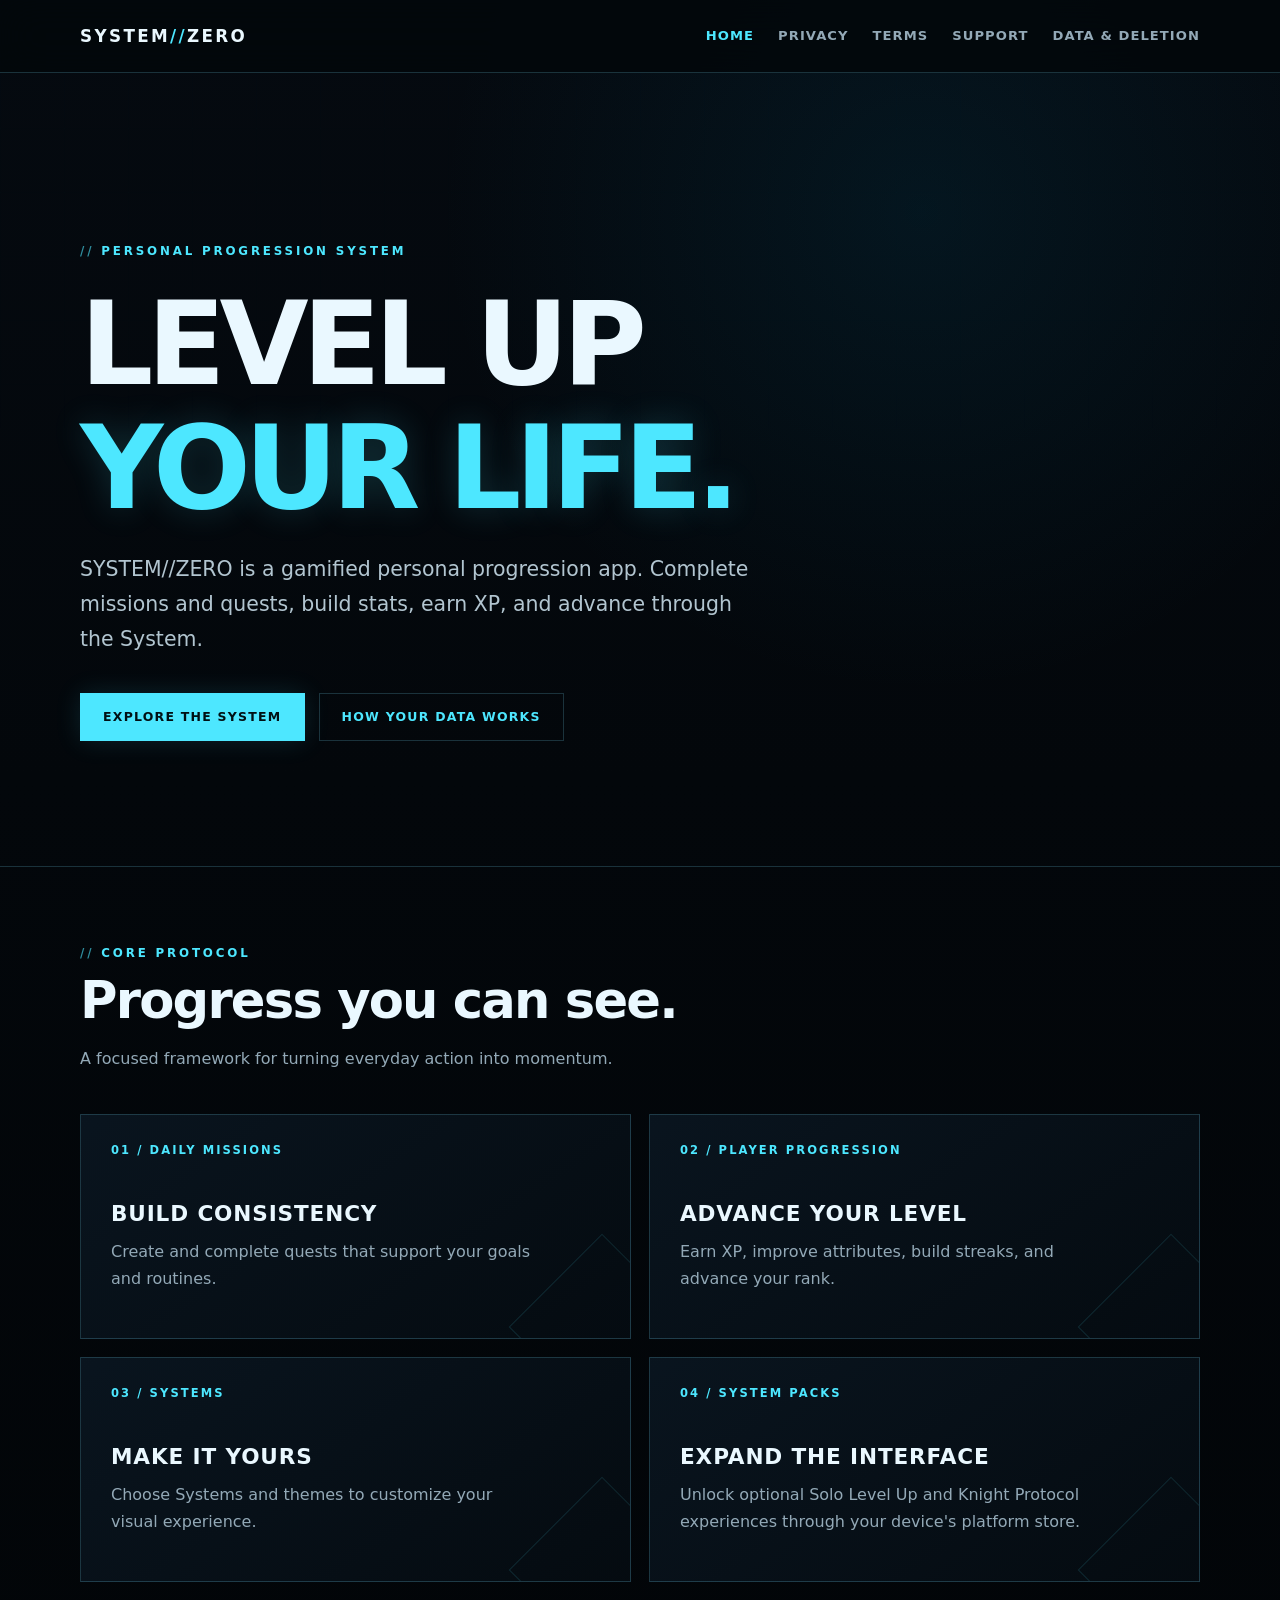
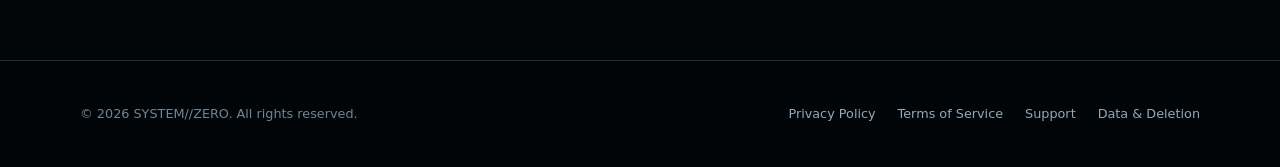
<file: index.html>
<!doctype html>
<html lang="en">
<head>
  <meta charset="utf-8">
  <meta name="viewport" content="width=device-width, initial-scale=1">
  <meta name="description" content="SYSTEM//ZERO is a gamified personal progression app for quests, goals, stats, and daily momentum.">
  <title>SYSTEM//ZERO — Level Up Your Life</title>
  <link rel="stylesheet" href="css/style.css">
</head>
<body>
  <header class="site-header"><nav class="nav wrap" aria-label="Primary navigation"><a class="brand" href="index.html">SYSTEM<span>//</span>ZERO</a><div class="nav-links"><a href="index.html" aria-current="page">Home</a><a href="privacy.html">Privacy</a><a href="terms.html">Terms</a><a href="support.html">Support</a><a href="delete-account.html">Data &amp; Deletion</a></div></nav></header>
  <main>
    <section class="hero wrap">
      <div class="eyebrow">Personal progression system</div>
      <h1>LEVEL UP<br><span class="accent">YOUR LIFE.</span></h1>
      <p class="hero-copy">SYSTEM//ZERO is a gamified personal progression app. Complete missions and quests, build stats, earn XP, and advance through the System.</p>
      <div class="hero-actions"><a class="button" href="#capabilities">Explore the System</a><a class="button secondary" href="privacy.html">How your data works</a></div>
    </section>
    <section class="section" id="capabilities"><div class="wrap">
      <div class="section-heading"><div class="section-id">Core protocol</div><h2>Progress you can see.</h2><p>A focused framework for turning everyday action into momentum.</p></div>
      <div class="feature-grid">
        <article class="card"><div class="card-number">01 / DAILY MISSIONS</div><h3>BUILD CONSISTENCY</h3><p>Create and complete quests that support your goals and routines.</p></article>
        <article class="card"><div class="card-number">02 / PLAYER PROGRESSION</div><h3>ADVANCE YOUR LEVEL</h3><p>Earn XP, improve attributes, build streaks, and advance your rank.</p></article>
        <article class="card"><div class="card-number">03 / SYSTEMS</div><h3>MAKE IT YOURS</h3><p>Choose Systems and themes to customize your visual experience.</p></article>
        <article class="card"><div class="card-number">04 / SYSTEM PACKS</div><h3>EXPAND THE INTERFACE</h3><p>Unlock optional Solo Level Up and Knight Protocol experiences through your device's platform store.</p></article>
      </div>
    </div></section>
  </main>
  <footer class="site-footer"><div class="footer-row wrap"><div class="copyright">© 2026 SYSTEM//ZERO. All rights reserved.</div><div class="footer-links"><a href="privacy.html">Privacy Policy</a><a href="terms.html">Terms of Service</a><a href="support.html">Support</a><a href="delete-account.html">Data &amp; Deletion</a></div></div></footer>
</body>
</html>
</file>
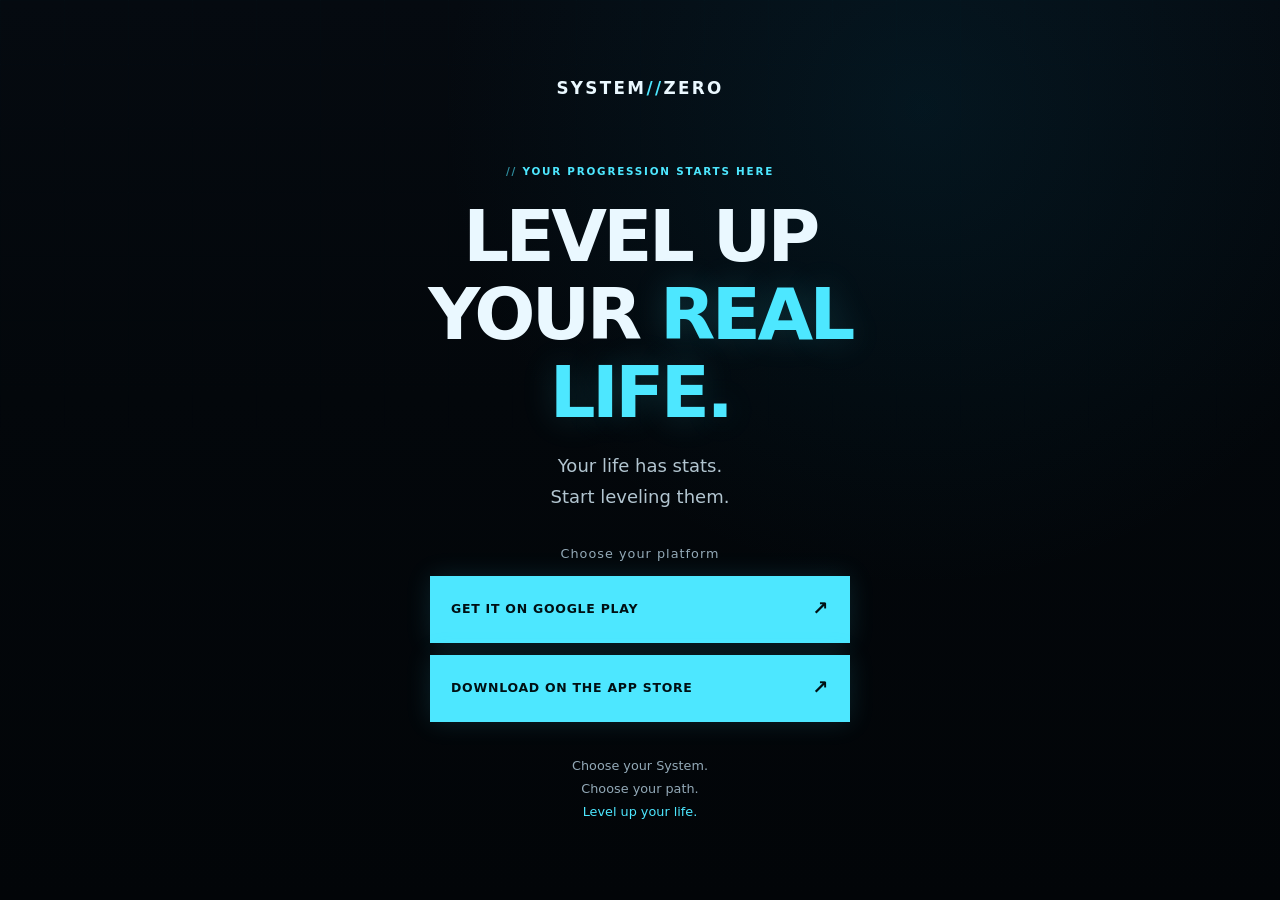
<file: download/index.html>
<!doctype html>
<html lang="en">
<head>
  <meta charset="utf-8">
  <meta name="viewport" content="width=device-width, initial-scale=1">
  <meta name="description" content="Level up your real life with SYSTEM//ZERO. Choose iOS or Android and download from the official App Store or Google Play.">
  <title>Download SYSTEM//ZERO — Level Up Your Real Life</title>
  <link rel="stylesheet" href="../css/style.css">
  <link rel="stylesheet" href="download.css">
  <script src="download.js" defer></script>
</head>
<body class="download-page">
  <main class="download-shell">
    <div class="brand" aria-label="SYSTEM ZERO">SYSTEM<span>//</span>ZERO</div>
    <section class="download-panel" aria-labelledby="download-title">
      <div class="eyebrow">Your progression starts here</div>
      <h1 id="download-title">LEVEL UP<br>YOUR <span class="accent">REAL LIFE.</span></h1>
      <p class="download-copy">Your life has stats.<br>Start leveling them.</p>
      <p class="platform-label" id="platform-label">Choose your platform</p>
      <div class="store-links" aria-labelledby="platform-label">
        <a class="button store-link" data-store="android" href="https://play.google.com/store/apps/details?id=com.bakul.thesystem&amp;pcampaignid=web_share" aria-label="Download SYSTEM ZERO on Google Play">GET IT ON GOOGLE PLAY<span aria-hidden="true">↗</span></a>
        <a class="button store-link" data-store="ios" href="https://apps.apple.com/nl/app/system-zero/id6801821275" aria-label="Download SYSTEM ZERO on the App Store">DOWNLOAD ON THE APP STORE<span aria-hidden="true">↗</span></a>
      </div>
    </section>
    <p class="download-signoff">Choose your System.<br>Choose your path.<br><span>Level up your life.</span></p>
  </main>
</body>
</html>
</file>
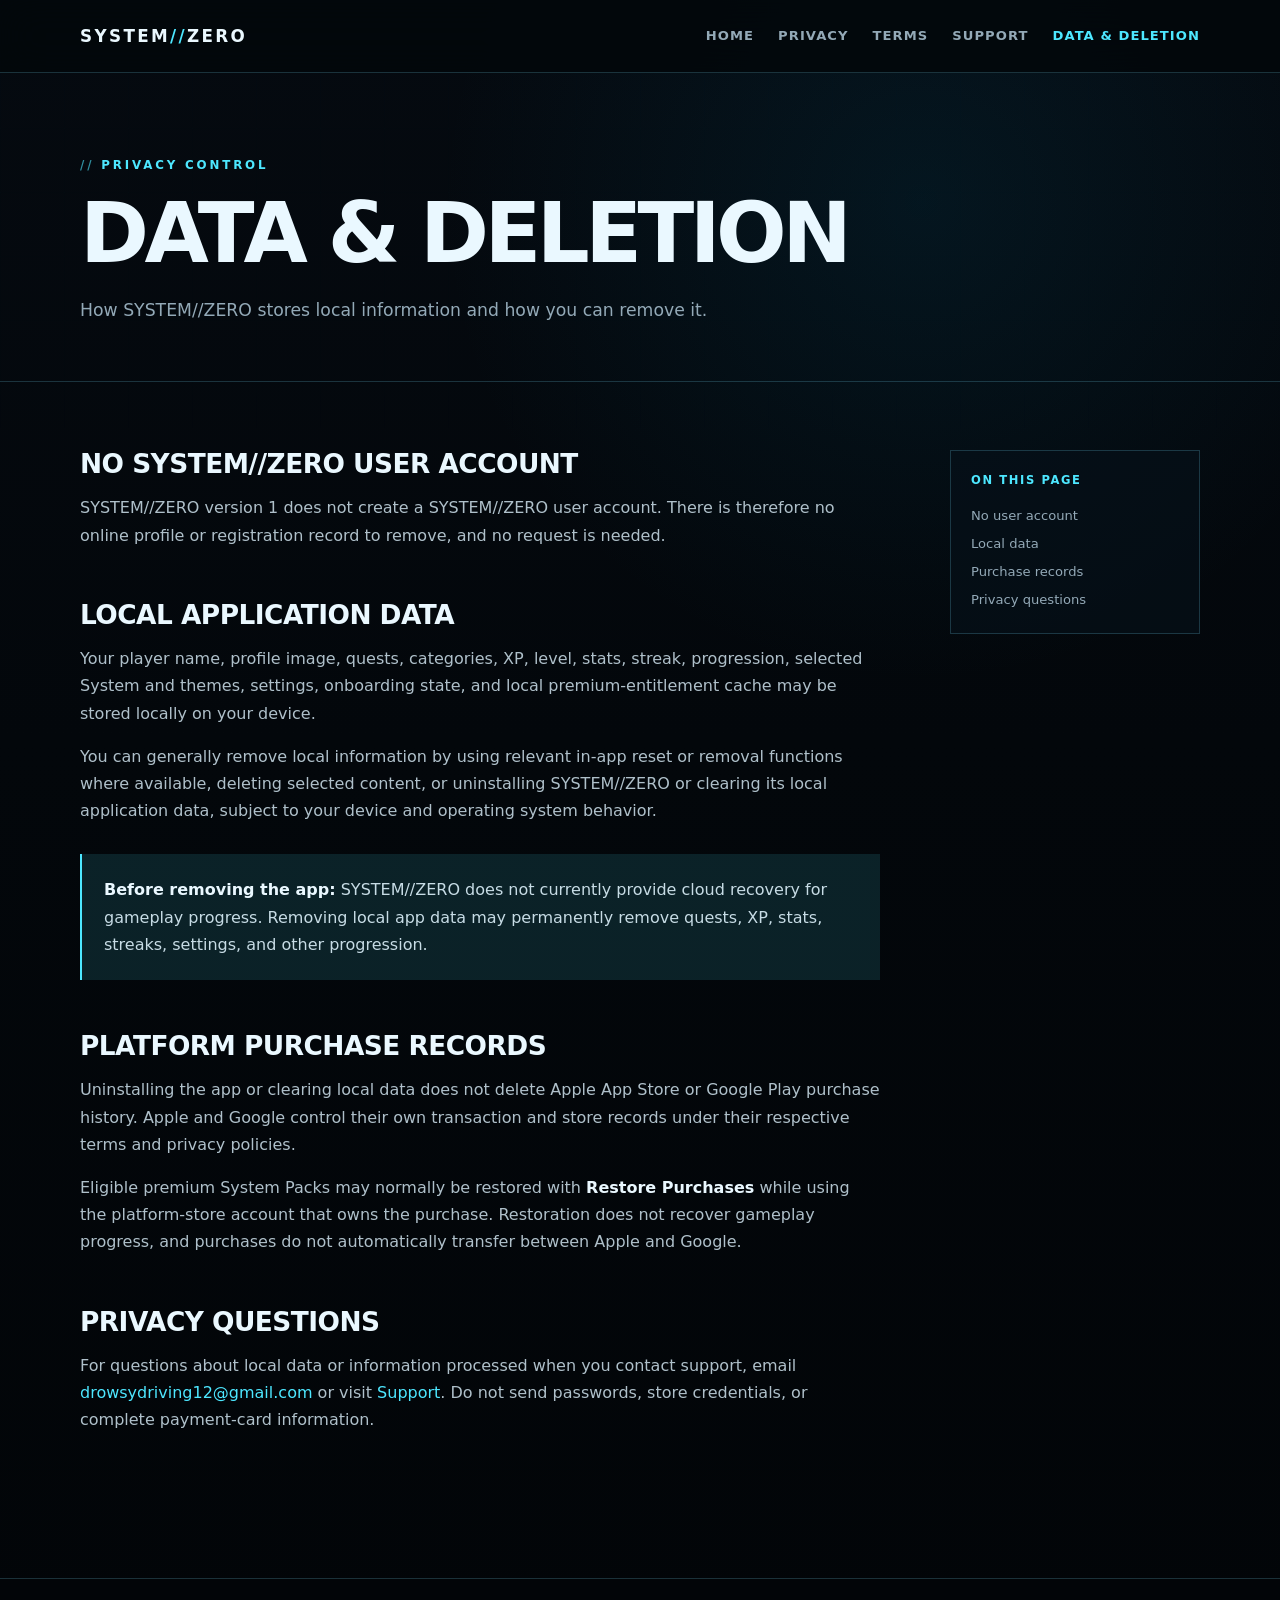
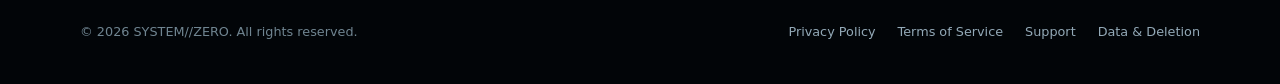
<file: delete-account.html>
<!doctype html>
<html lang="en">
<head><meta charset="utf-8"><meta name="viewport" content="width=device-width, initial-scale=1"><meta name="description" content="How local data and data removal work in SYSTEM//ZERO."><title>Data &amp; Deletion — SYSTEM//ZERO</title><link rel="stylesheet" href="css/style.css"></head>
<body>
  <header class="site-header"><nav class="nav wrap" aria-label="Primary navigation"><a class="brand" href="index.html">SYSTEM<span>//</span>ZERO</a><div class="nav-links"><a href="index.html">Home</a><a href="privacy.html">Privacy</a><a href="terms.html">Terms</a><a href="support.html">Support</a><a href="delete-account.html" aria-current="page">Data &amp; Deletion</a></div></nav></header>
  <main><header class="page-hero"><div class="wrap"><div class="eyebrow">Privacy control</div><h1>DATA &amp; DELETION</h1><p>How SYSTEM//ZERO stores local information and how you can remove it.</p></div></header>
    <div class="document wrap"><article class="document-main">
      <section id="accounts"><h2>NO SYSTEM//ZERO USER ACCOUNT</h2><p>SYSTEM//ZERO version 1 does not create a SYSTEM//ZERO user account. There is therefore no online profile or registration record to remove, and no request is needed.</p></section>
      <section id="local"><h2>LOCAL APPLICATION DATA</h2><p>Your player name, profile image, quests, categories, XP, level, stats, streak, progression, selected System and themes, settings, onboarding state, and local premium-entitlement cache may be stored locally on your device.</p><p>You can generally remove local information by using relevant in-app reset or removal functions where available, deleting selected content, or uninstalling SYSTEM//ZERO or clearing its local application data, subject to your device and operating system behavior.</p><div class="notice"><strong>Before removing the app:</strong> SYSTEM//ZERO does not currently provide cloud recovery for gameplay progress. Removing local app data may permanently remove quests, XP, stats, streaks, settings, and other progression.</div></section>
      <section id="purchases"><h2>PLATFORM PURCHASE RECORDS</h2><p>Uninstalling the app or clearing local data does not delete Apple App Store or Google Play purchase history. Apple and Google control their own transaction and store records under their respective terms and privacy policies.</p><p>Eligible premium System Packs may normally be restored with <strong>Restore Purchases</strong> while using the platform-store account that owns the purchase. Restoration does not recover gameplay progress, and purchases do not automatically transfer between Apple and Google.</p></section>
      <section id="help"><h2>PRIVACY QUESTIONS</h2><p>For questions about local data or information processed when you contact support, email <a href="mailto:drowsydriving12@gmail.com">drowsydriving12@gmail.com</a> or visit <a href="support.html">Support</a>. Do not send passwords, store credentials, or complete payment-card information.</p></section>
    </article><aside class="document-nav" aria-label="On this page"><strong>On this page</strong><a href="#accounts">No user account</a><a href="#local">Local data</a><a href="#purchases">Purchase records</a><a href="#help">Privacy questions</a></aside></div>
  </main>
  <footer class="site-footer"><div class="footer-row wrap"><div class="copyright">© 2026 SYSTEM//ZERO. All rights reserved.</div><div class="footer-links"><a href="privacy.html">Privacy Policy</a><a href="terms.html">Terms of Service</a><a href="support.html">Support</a><a href="delete-account.html">Data &amp; Deletion</a></div></div></footer>
</body></html>
</file>
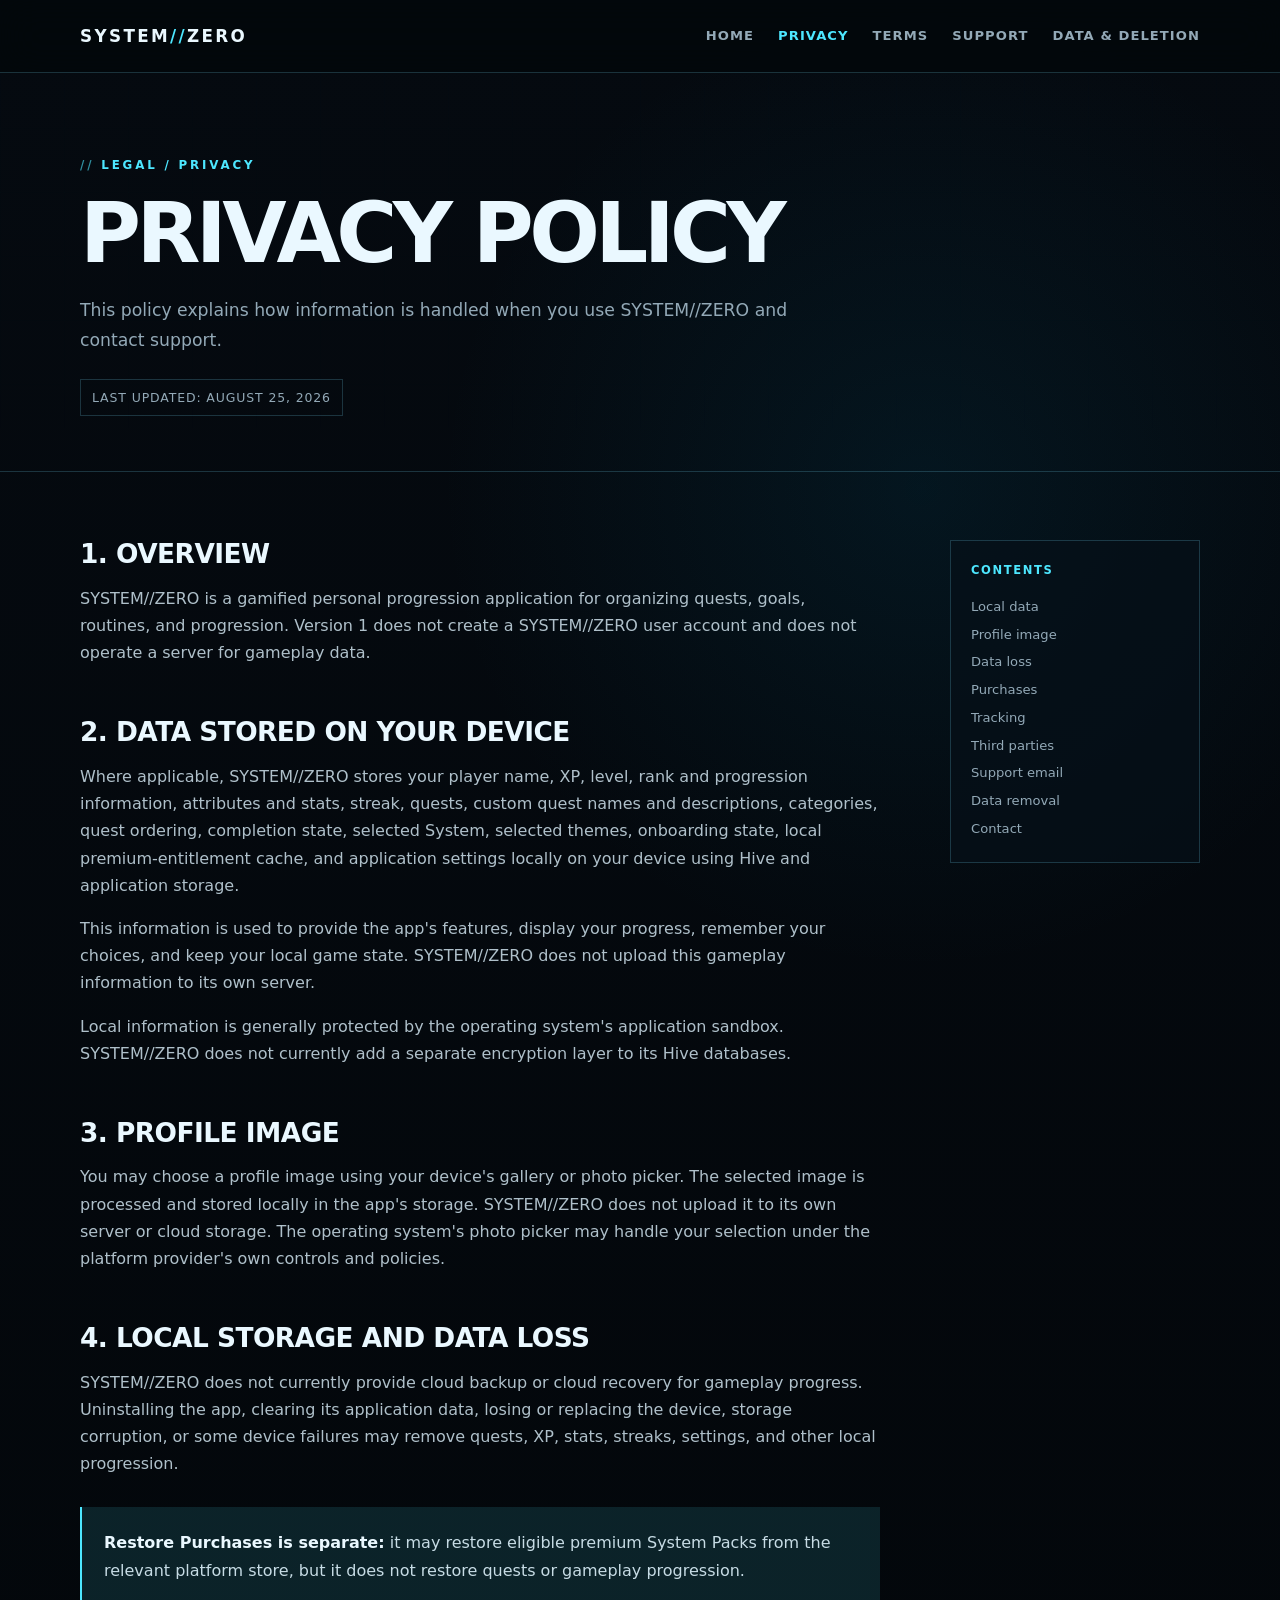
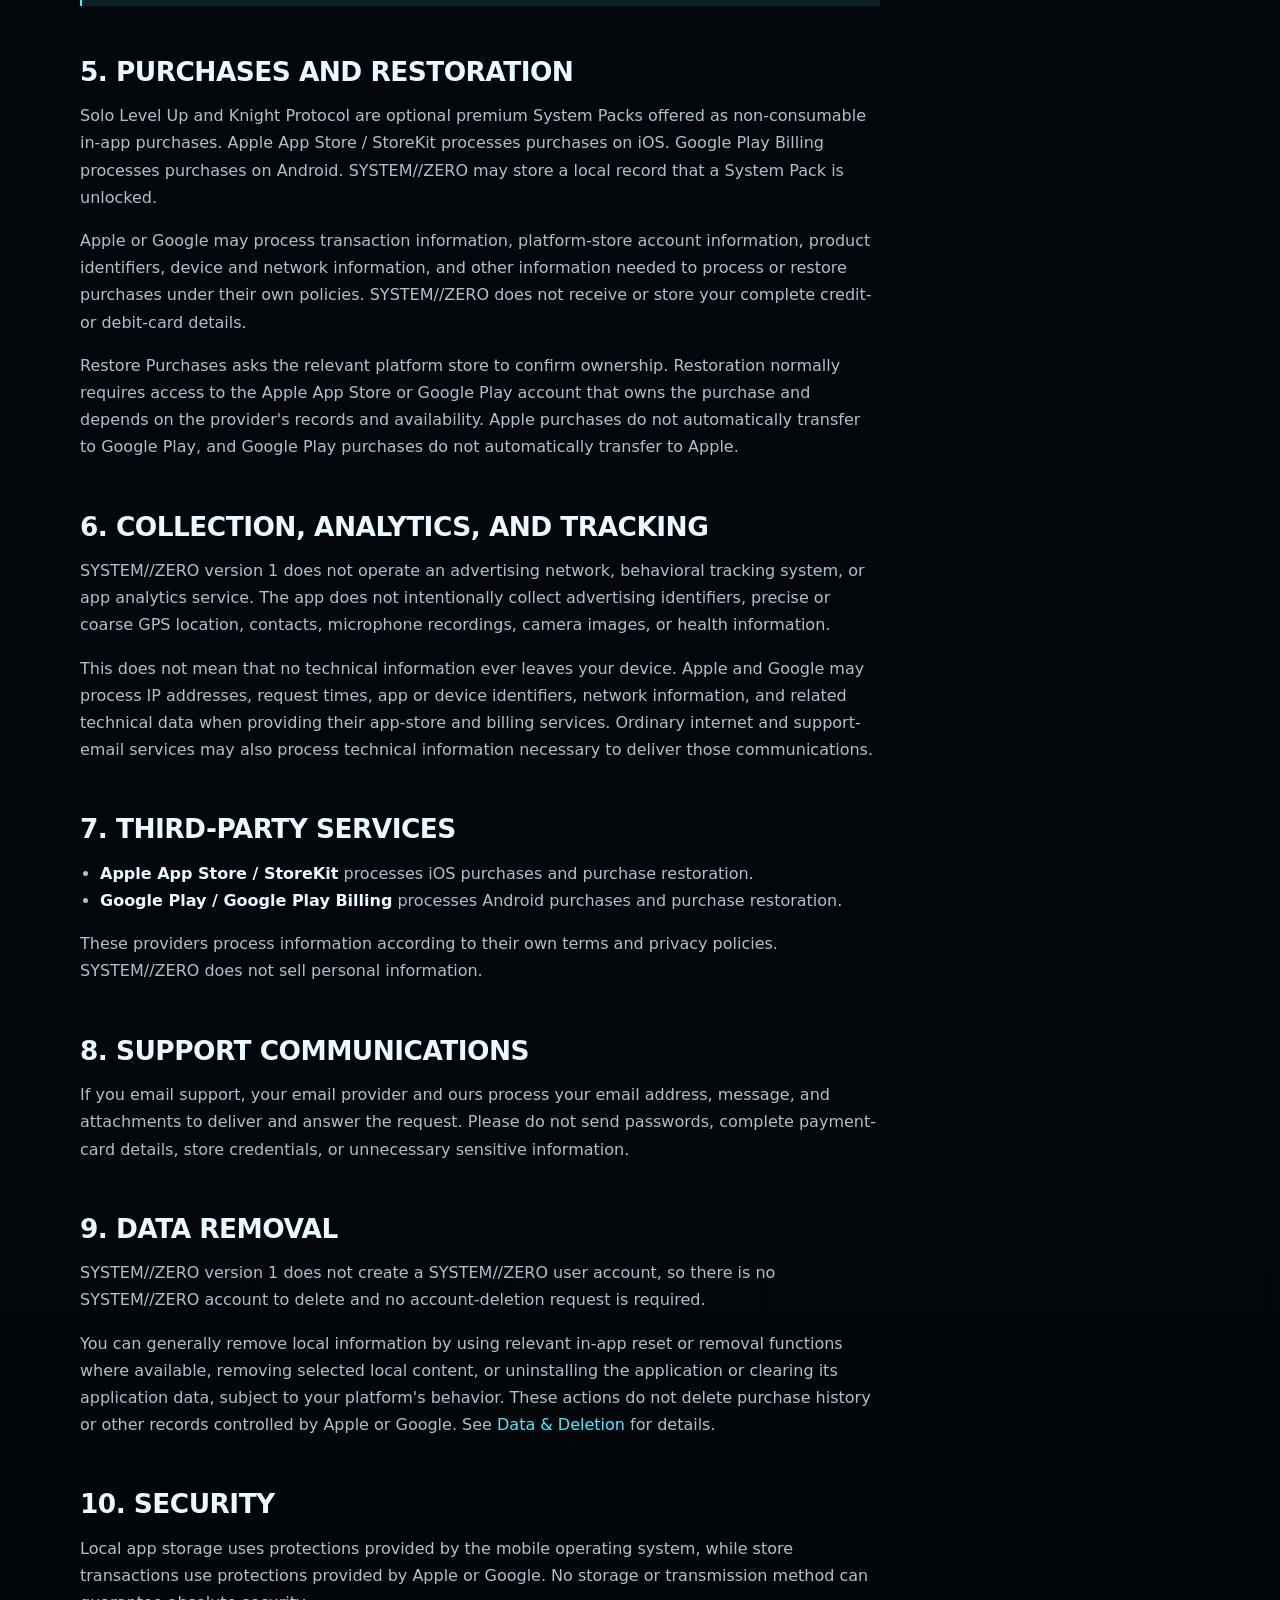
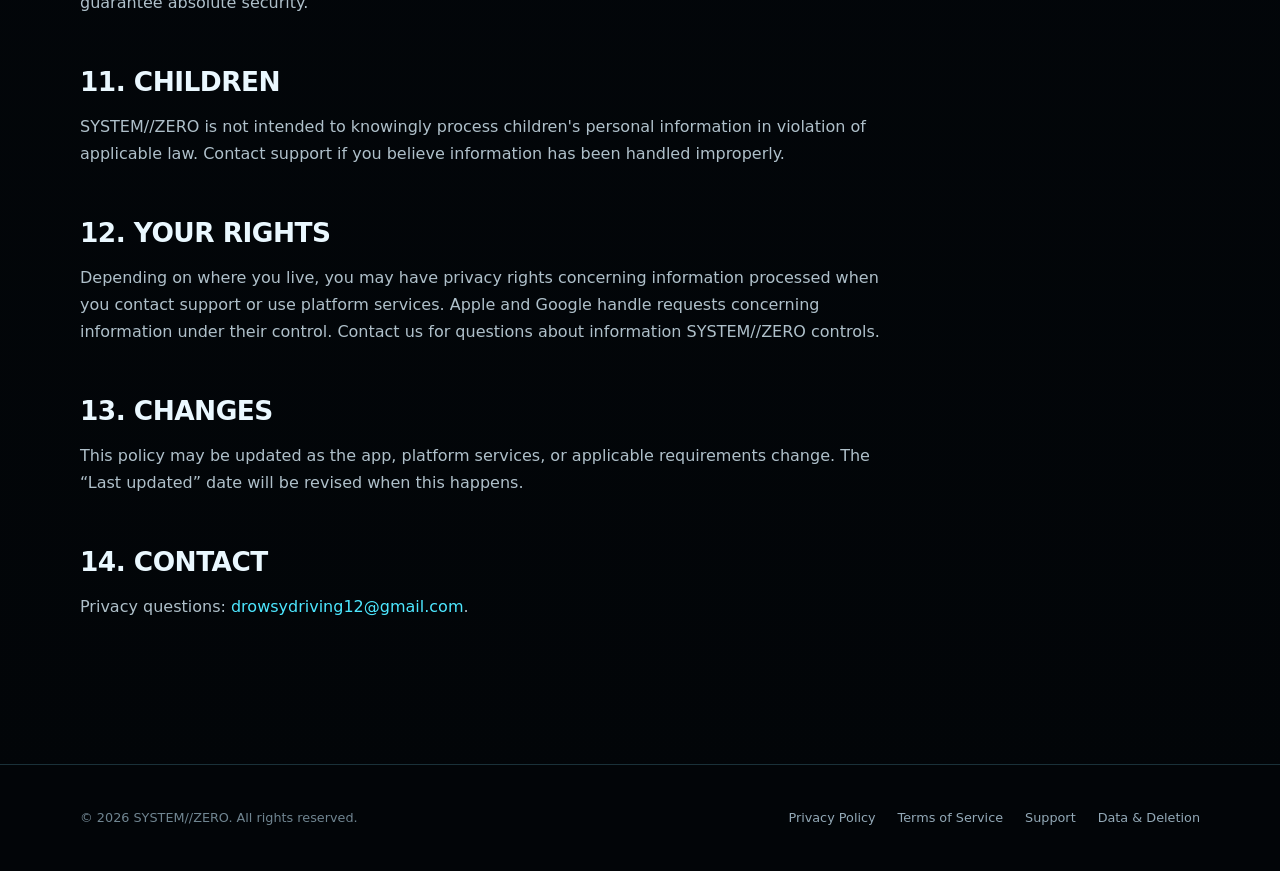
<file: privacy.html>
<!doctype html>
<html lang="en">
<head><meta charset="utf-8"><meta name="viewport" content="width=device-width, initial-scale=1"><meta name="description" content="Privacy Policy for the SYSTEM//ZERO mobile application."><title>Privacy Policy — SYSTEM//ZERO</title><link rel="stylesheet" href="css/style.css"></head>
<body>
  <header class="site-header"><nav class="nav wrap" aria-label="Primary navigation"><a class="brand" href="index.html">SYSTEM<span>//</span>ZERO</a><div class="nav-links"><a href="index.html">Home</a><a href="privacy.html" aria-current="page">Privacy</a><a href="terms.html">Terms</a><a href="support.html">Support</a><a href="delete-account.html">Data &amp; Deletion</a></div></nav></header>
  <main><header class="page-hero"><div class="wrap"><div class="eyebrow">Legal / Privacy</div><h1>PRIVACY POLICY</h1><p>This policy explains how information is handled when you use SYSTEM//ZERO and contact support.</p><span class="last-updated">Last updated: August 25, 2026</span></div></header>
    <div class="document wrap"><article class="document-main">
      <section id="overview"><h2>1. OVERVIEW</h2><p>SYSTEM//ZERO is a gamified personal progression application for organizing quests, goals, routines, and progression. Version 1 does not create a SYSTEM//ZERO user account and does not operate a server for gameplay data.</p></section>
      <section id="local"><h2>2. DATA STORED ON YOUR DEVICE</h2><p>Where applicable, SYSTEM//ZERO stores your player name, XP, level, rank and progression information, attributes and stats, streak, quests, custom quest names and descriptions, categories, quest ordering, completion state, selected System, selected themes, onboarding state, local premium-entitlement cache, and application settings locally on your device using Hive and application storage.</p><p>This information is used to provide the app's features, display your progress, remember your choices, and keep your local game state. SYSTEM//ZERO does not upload this gameplay information to its own server.</p><p>Local information is generally protected by the operating system's application sandbox. SYSTEM//ZERO does not currently add a separate encryption layer to its Hive databases.</p></section>
      <section id="photos"><h2>3. PROFILE IMAGE</h2><p>You may choose a profile image using your device's gallery or photo picker. The selected image is processed and stored locally in the app's storage. SYSTEM//ZERO does not upload it to its own server or cloud storage. The operating system's photo picker may handle your selection under the platform provider's own controls and policies.</p></section>
      <section id="backup"><h2>4. LOCAL STORAGE AND DATA LOSS</h2><p>SYSTEM//ZERO does not currently provide cloud backup or cloud recovery for gameplay progress. Uninstalling the app, clearing its application data, losing or replacing the device, storage corruption, or some device failures may remove quests, XP, stats, streaks, settings, and other local progression.</p><div class="notice"><strong>Restore Purchases is separate:</strong> it may restore eligible premium System Packs from the relevant platform store, but it does not restore quests or gameplay progression.</div></section>
      <section id="purchases"><h2>5. PURCHASES AND RESTORATION</h2><p>Solo Level Up and Knight Protocol are optional premium System Packs offered as non-consumable in-app purchases. Apple App Store / StoreKit processes purchases on iOS. Google Play Billing processes purchases on Android. SYSTEM//ZERO may store a local record that a System Pack is unlocked.</p><p>Apple or Google may process transaction information, platform-store account information, product identifiers, device and network information, and other information needed to process or restore purchases under their own policies. SYSTEM//ZERO does not receive or store your complete credit- or debit-card details.</p><p>Restore Purchases asks the relevant platform store to confirm ownership. Restoration normally requires access to the Apple App Store or Google Play account that owns the purchase and depends on the provider's records and availability. Apple purchases do not automatically transfer to Google Play, and Google Play purchases do not automatically transfer to Apple.</p></section>
      <section id="collection"><h2>6. COLLECTION, ANALYTICS, AND TRACKING</h2><p>SYSTEM//ZERO version 1 does not operate an advertising network, behavioral tracking system, or app analytics service. The app does not intentionally collect advertising identifiers, precise or coarse GPS location, contacts, microphone recordings, camera images, or health information.</p><p>This does not mean that no technical information ever leaves your device. Apple and Google may process IP addresses, request times, app or device identifiers, network information, and related technical data when providing their app-store and billing services. Ordinary internet and support-email services may also process technical information necessary to deliver those communications.</p></section>
      <section id="providers"><h2>7. THIRD-PARTY SERVICES</h2><ul><li><strong>Apple App Store / StoreKit</strong> processes iOS purchases and purchase restoration.</li><li><strong>Google Play / Google Play Billing</strong> processes Android purchases and purchase restoration.</li></ul><p>These providers process information according to their own terms and privacy policies. SYSTEM//ZERO does not sell personal information.</p></section>
      <section id="support"><h2>8. SUPPORT COMMUNICATIONS</h2><p>If you email support, your email provider and ours process your email address, message, and attachments to deliver and answer the request. Please do not send passwords, complete payment-card details, store credentials, or unnecessary sensitive information.</p></section>
      <section id="deletion"><h2>9. DATA REMOVAL</h2><p>SYSTEM//ZERO version 1 does not create a SYSTEM//ZERO user account, so there is no SYSTEM//ZERO account to delete and no account-deletion request is required.</p><p>You can generally remove local information by using relevant in-app reset or removal functions where available, removing selected local content, or uninstalling the application or clearing its application data, subject to your platform's behavior. These actions do not delete purchase history or other records controlled by Apple or Google. See <a href="delete-account.html">Data &amp; Deletion</a> for details.</p></section>
      <section id="security"><h2>10. SECURITY</h2><p>Local app storage uses protections provided by the mobile operating system, while store transactions use protections provided by Apple or Google. No storage or transmission method can guarantee absolute security.</p></section>
      <section id="children"><h2>11. CHILDREN</h2><p>SYSTEM//ZERO is not intended to knowingly process children's personal information in violation of applicable law. Contact support if you believe information has been handled improperly.</p></section>
      <section id="rights"><h2>12. YOUR RIGHTS</h2><p>Depending on where you live, you may have privacy rights concerning information processed when you contact support or use platform services. Apple and Google handle requests concerning information under their control. Contact us for questions about information SYSTEM//ZERO controls.</p></section>
      <section id="changes"><h2>13. CHANGES</h2><p>This policy may be updated as the app, platform services, or applicable requirements change. The “Last updated” date will be revised when this happens.</p></section>
      <section id="contact"><h2>14. CONTACT</h2><p>Privacy questions: <a href="mailto:drowsydriving12@gmail.com">drowsydriving12@gmail.com</a>.</p></section>
    </article>
    <aside class="document-nav" aria-label="Privacy policy sections"><strong>Contents</strong><a href="#local">Local data</a><a href="#photos">Profile image</a><a href="#backup">Data loss</a><a href="#purchases">Purchases</a><a href="#collection">Tracking</a><a href="#providers">Third parties</a><a href="#support">Support email</a><a href="#deletion">Data removal</a><a href="#contact">Contact</a></aside>
    </div>
  </main>
  <footer class="site-footer"><div class="footer-row wrap"><div class="copyright">© 2026 SYSTEM//ZERO. All rights reserved.</div><div class="footer-links"><a href="privacy.html">Privacy Policy</a><a href="terms.html">Terms of Service</a><a href="support.html">Support</a><a href="delete-account.html">Data &amp; Deletion</a></div></div></footer>
</body></html>
</file>
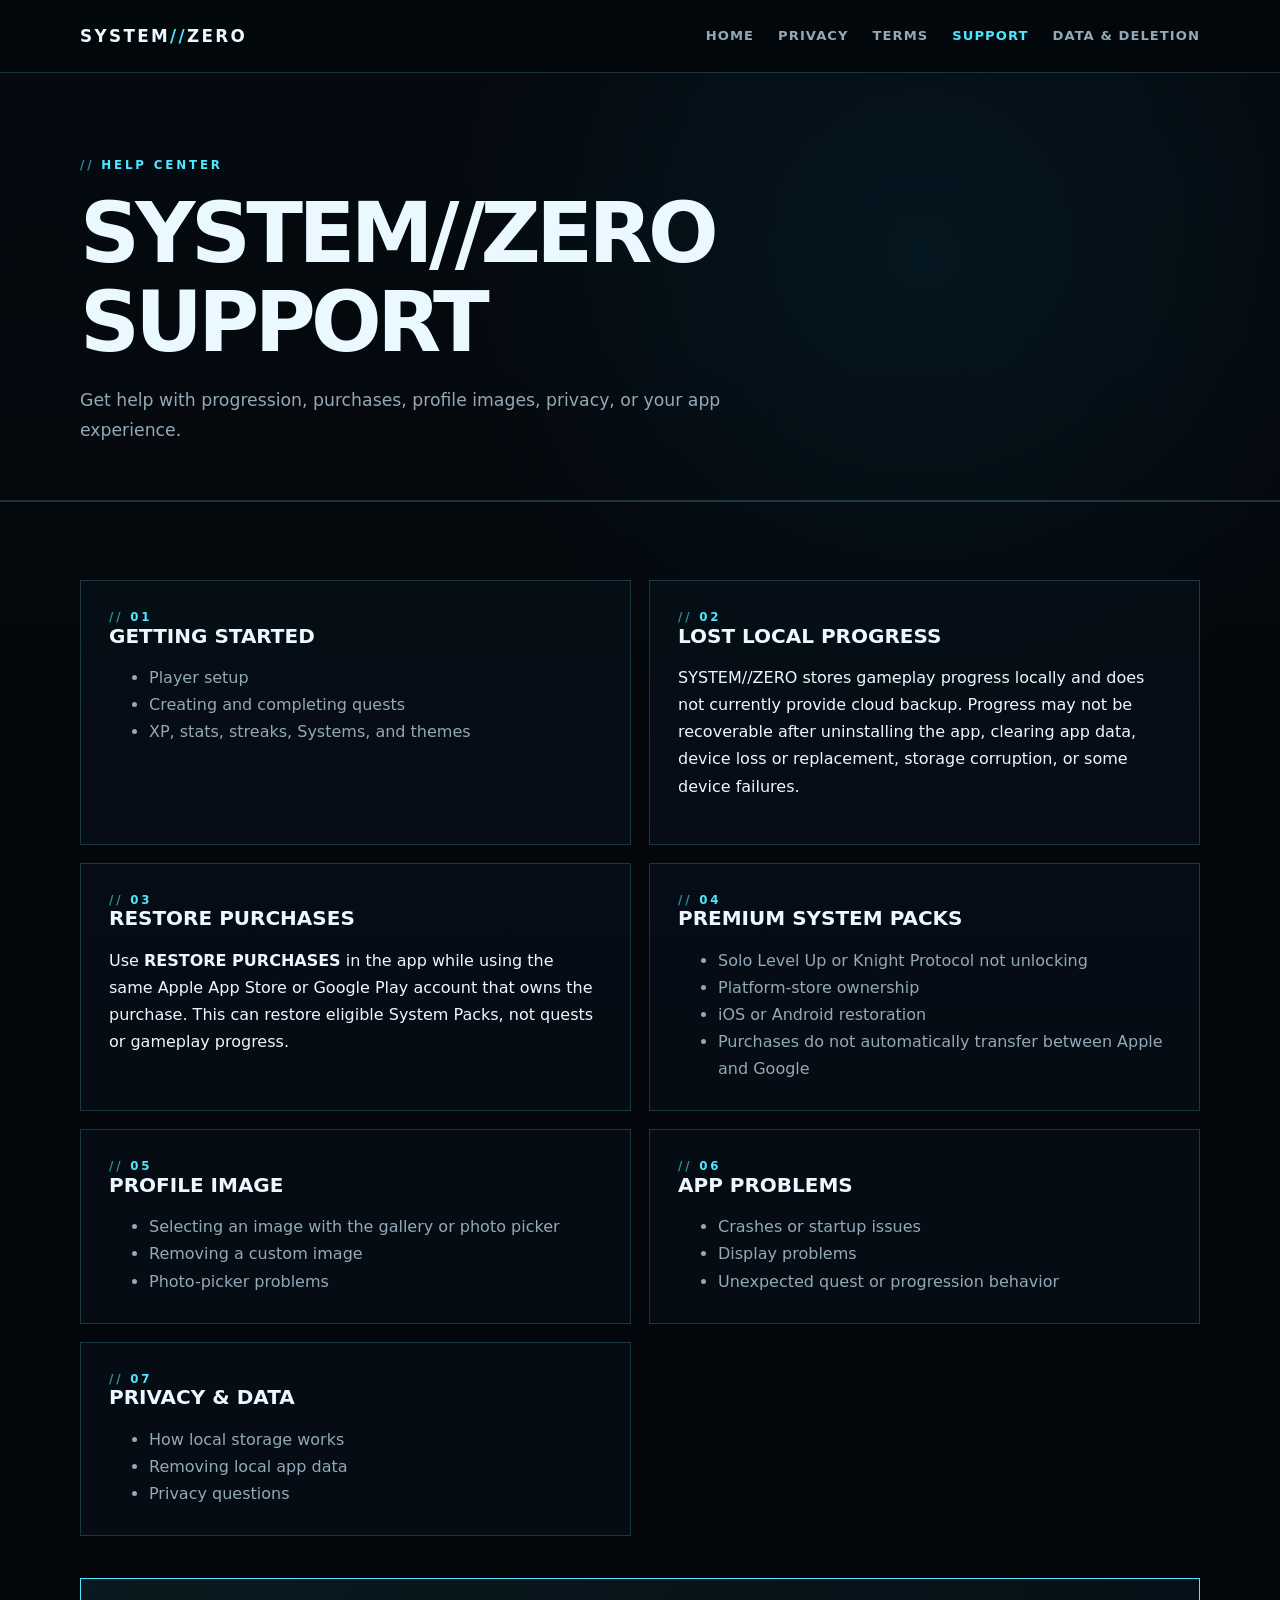
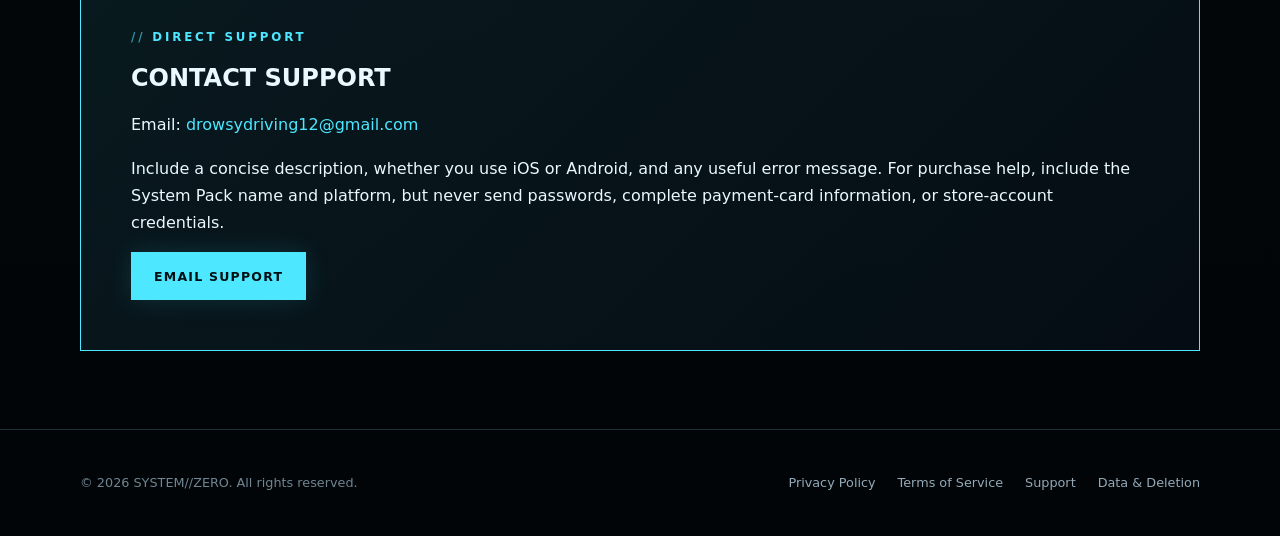
<file: support.html>
<!doctype html>
<html lang="en">
<head><meta charset="utf-8"><meta name="viewport" content="width=device-width, initial-scale=1"><meta name="description" content="Help with SYSTEM//ZERO quests, local progression, purchases, profile images, and app issues."><title>Support — SYSTEM//ZERO</title><link rel="stylesheet" href="css/style.css"></head>
<body>
  <header class="site-header"><nav class="nav wrap" aria-label="Primary navigation"><a class="brand" href="index.html">SYSTEM<span>//</span>ZERO</a><div class="nav-links"><a href="index.html">Home</a><a href="privacy.html">Privacy</a><a href="terms.html">Terms</a><a href="support.html" aria-current="page">Support</a><a href="delete-account.html">Data &amp; Deletion</a></div></nav></header>
  <main><header class="page-hero"><div class="wrap"><div class="eyebrow">Help center</div><h1>SYSTEM//ZERO SUPPORT</h1><p>Get help with progression, purchases, profile images, privacy, or your app experience.</p></div></header>
    <section class="section"><div class="wrap">
      <div class="support-grid">
        <article class="support-card"><div class="section-id">01</div><h2>GETTING STARTED</h2><ul><li>Player setup</li><li>Creating and completing quests</li><li>XP, stats, streaks, Systems, and themes</li></ul></article>
        <article class="support-card"><div class="section-id">02</div><h2>LOST LOCAL PROGRESS</h2><p>SYSTEM//ZERO stores gameplay progress locally and does not currently provide cloud backup. Progress may not be recoverable after uninstalling the app, clearing app data, device loss or replacement, storage corruption, or some device failures.</p></article>
        <article class="support-card"><div class="section-id">03</div><h2>RESTORE PURCHASES</h2><p>Use <strong>RESTORE PURCHASES</strong> in the app while using the same Apple App Store or Google Play account that owns the purchase. This can restore eligible System Packs, not quests or gameplay progress.</p></article>
        <article class="support-card"><div class="section-id">04</div><h2>PREMIUM SYSTEM PACKS</h2><ul><li>Solo Level Up or Knight Protocol not unlocking</li><li>Platform-store ownership</li><li>iOS or Android restoration</li><li>Purchases do not automatically transfer between Apple and Google</li></ul></article>
        <article class="support-card"><div class="section-id">05</div><h2>PROFILE IMAGE</h2><ul><li>Selecting an image with the gallery or photo picker</li><li>Removing a custom image</li><li>Photo-picker problems</li></ul></article>
        <article class="support-card"><div class="section-id">06</div><h2>APP PROBLEMS</h2><ul><li>Crashes or startup issues</li><li>Display problems</li><li>Unexpected quest or progression behavior</li></ul></article>
        <article class="support-card"><div class="section-id">07</div><h2>PRIVACY &amp; DATA</h2><ul><li>How local storage works</li><li>Removing local app data</li><li>Privacy questions</li></ul></article>
      </div>
      <div class="contact-panel"><div class="section-id">Direct support</div><h2>CONTACT SUPPORT</h2><p>Email: <a href="mailto:drowsydriving12@gmail.com">drowsydriving12@gmail.com</a></p><p>Include a concise description, whether you use iOS or Android, and any useful error message. For purchase help, include the System Pack name and platform, but never send passwords, complete payment-card information, or store-account credentials.</p><a class="button" href="mailto:drowsydriving12@gmail.com">Email support</a></div>
    </div></section>
  </main>
  <footer class="site-footer"><div class="footer-row wrap"><div class="copyright">© 2026 SYSTEM//ZERO. All rights reserved.</div><div class="footer-links"><a href="privacy.html">Privacy Policy</a><a href="terms.html">Terms of Service</a><a href="support.html">Support</a><a href="delete-account.html">Data &amp; Deletion</a></div></div></footer>
</body></html>
</file>
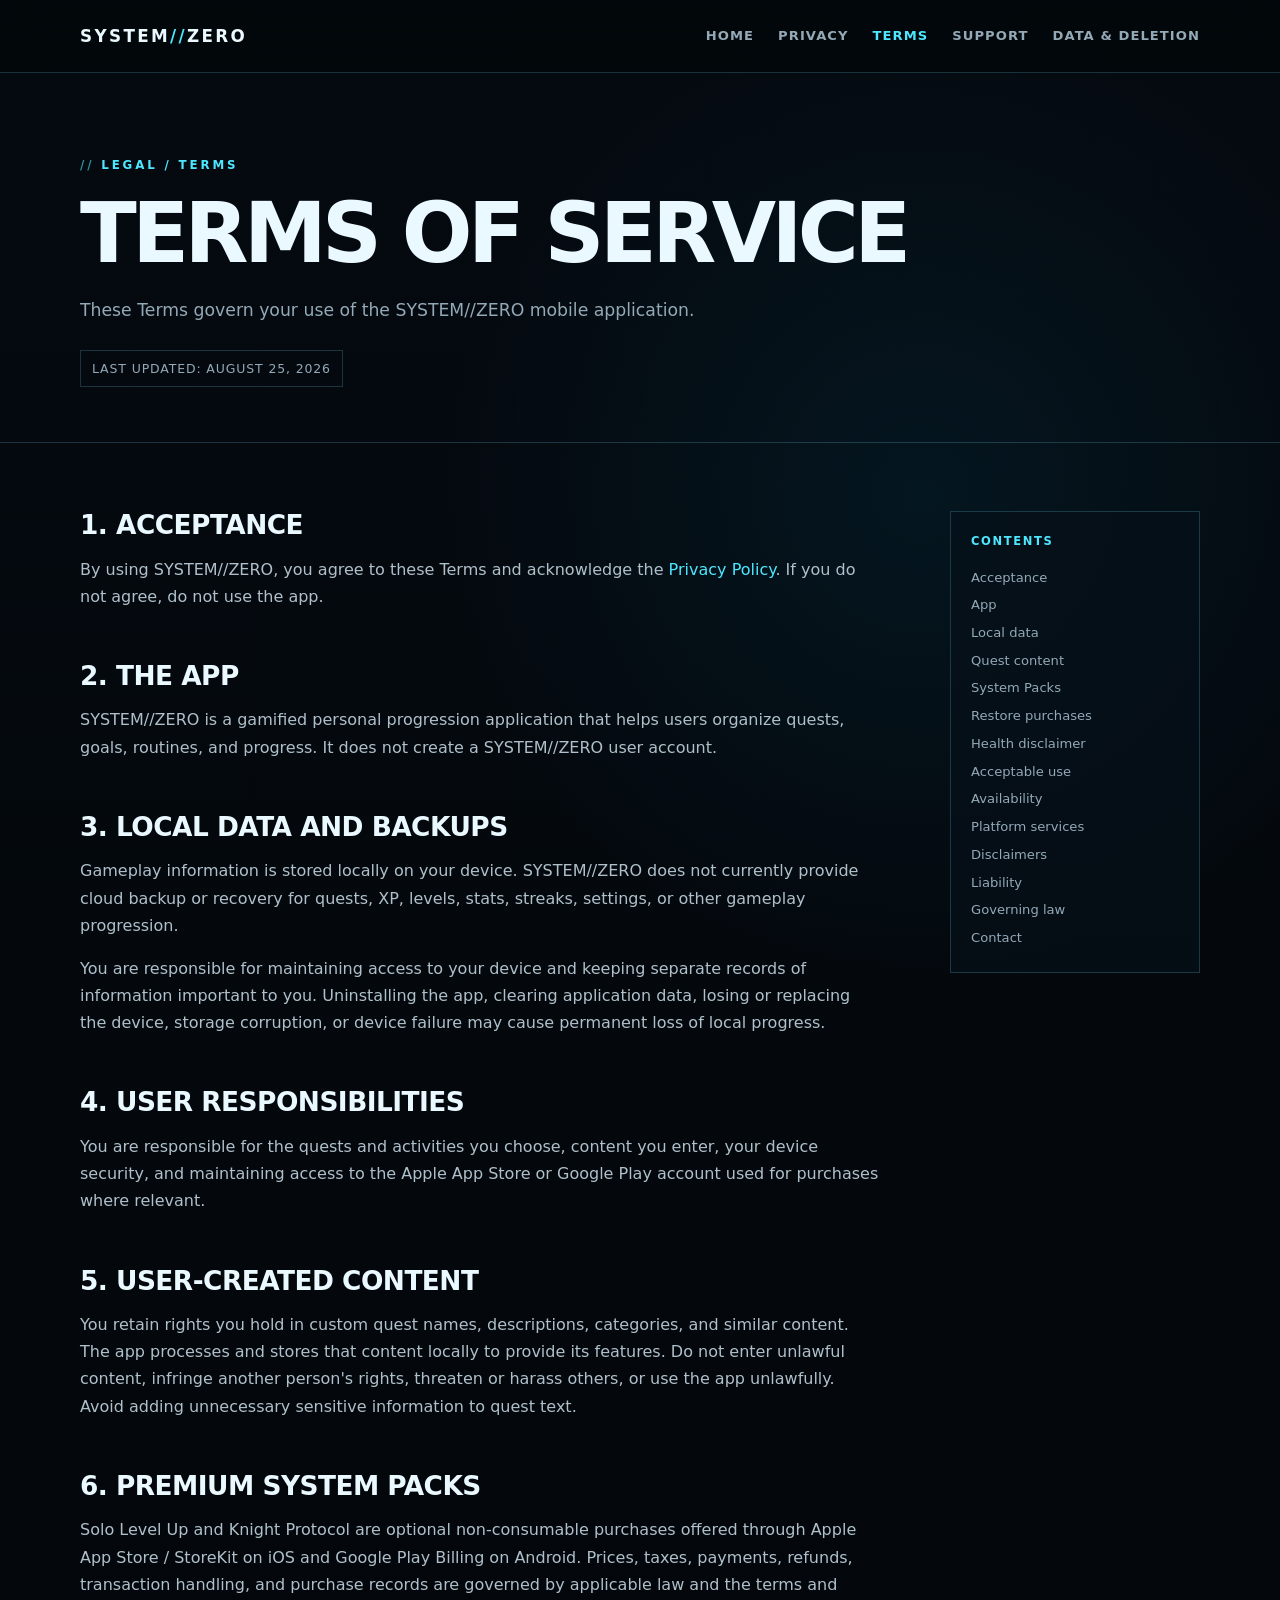
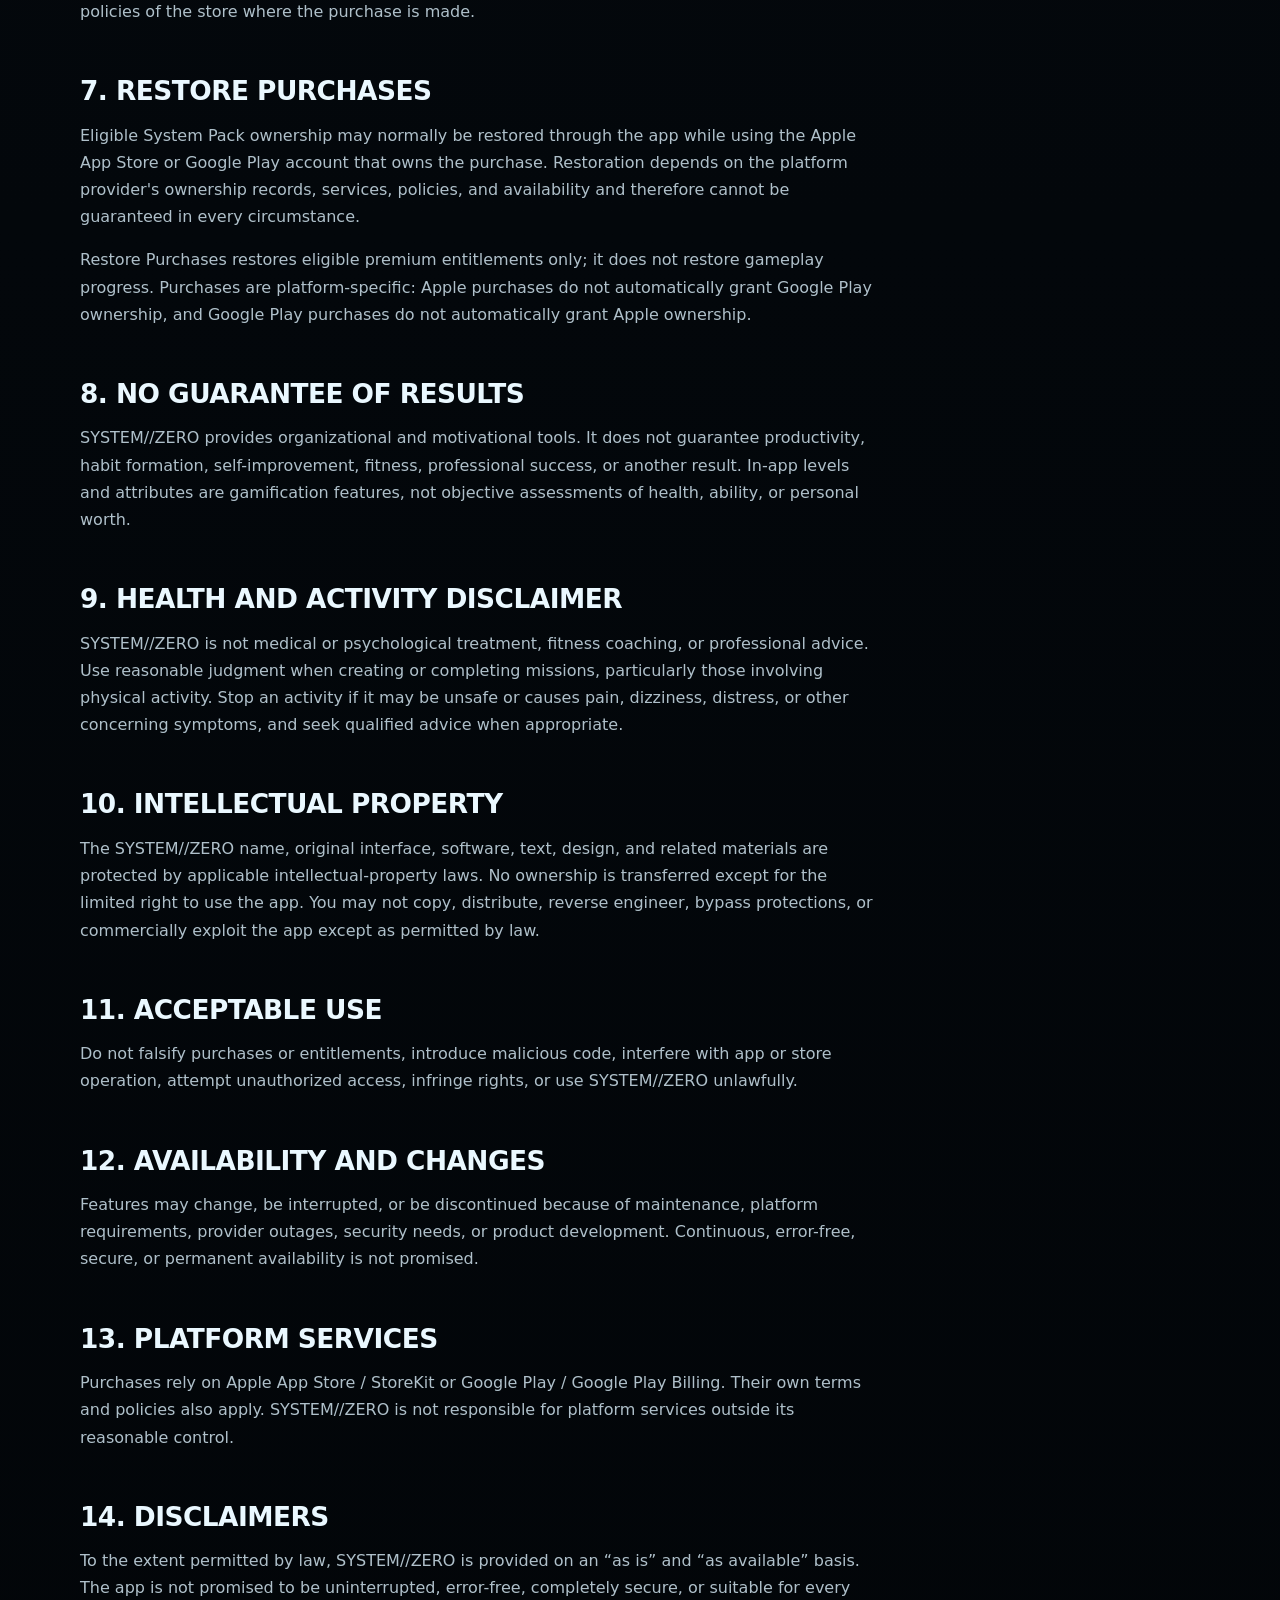
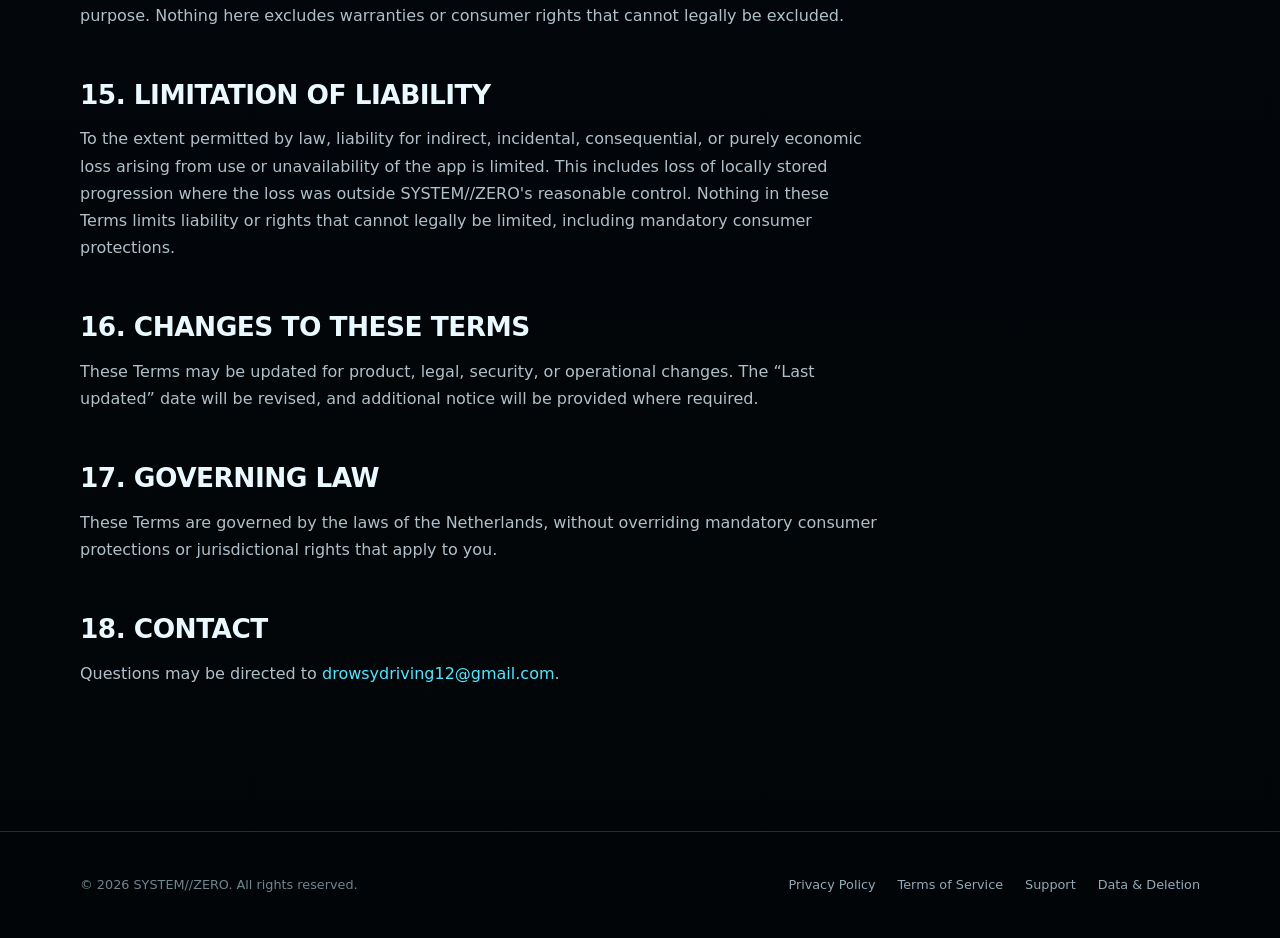
<file: terms.html>
<!doctype html>
<html lang="en">
<head><meta charset="utf-8"><meta name="viewport" content="width=device-width, initial-scale=1"><meta name="description" content="Terms of Service for the SYSTEM//ZERO mobile application."><title>Terms of Service — SYSTEM//ZERO</title><link rel="stylesheet" href="css/style.css"></head>
<body>
  <header class="site-header"><nav class="nav wrap" aria-label="Primary navigation"><a class="brand" href="index.html">SYSTEM<span>//</span>ZERO</a><div class="nav-links"><a href="index.html">Home</a><a href="privacy.html">Privacy</a><a href="terms.html" aria-current="page">Terms</a><a href="support.html">Support</a><a href="delete-account.html">Data &amp; Deletion</a></div></nav></header>
  <main><header class="page-hero"><div class="wrap"><div class="eyebrow">Legal / Terms</div><h1>TERMS OF SERVICE</h1><p>These Terms govern your use of the SYSTEM//ZERO mobile application.</p><span class="last-updated">Last updated: August 25, 2026</span></div></header>
    <div class="document wrap"><article class="document-main">
      <section id="acceptance"><h2>1. ACCEPTANCE</h2><p>By using SYSTEM//ZERO, you agree to these Terms and acknowledge the <a href="privacy.html">Privacy Policy</a>. If you do not agree, do not use the app.</p></section>
      <section id="service"><h2>2. THE APP</h2><p>SYSTEM//ZERO is a gamified personal progression application that helps users organize quests, goals, routines, and progress. It does not create a SYSTEM//ZERO user account.</p></section>
      <section id="local-data"><h2>3. LOCAL DATA AND BACKUPS</h2><p>Gameplay information is stored locally on your device. SYSTEM//ZERO does not currently provide cloud backup or recovery for quests, XP, levels, stats, streaks, settings, or other gameplay progression.</p><p>You are responsible for maintaining access to your device and keeping separate records of information important to you. Uninstalling the app, clearing application data, losing or replacing the device, storage corruption, or device failure may cause permanent loss of local progress.</p></section>
      <section id="responsibilities"><h2>4. USER RESPONSIBILITIES</h2><p>You are responsible for the quests and activities you choose, content you enter, your device security, and maintaining access to the Apple App Store or Google Play account used for purchases where relevant.</p></section>
      <section id="content"><h2>5. USER-CREATED CONTENT</h2><p>You retain rights you hold in custom quest names, descriptions, categories, and similar content. The app processes and stores that content locally to provide its features. Do not enter unlawful content, infringe another person's rights, threaten or harass others, or use the app unlawfully. Avoid adding unnecessary sensitive information to quest text.</p></section>
      <section id="purchases"><h2>6. PREMIUM SYSTEM PACKS</h2><p>Solo Level Up and Knight Protocol are optional non-consumable purchases offered through Apple App Store / StoreKit on iOS and Google Play Billing on Android. Prices, taxes, payments, refunds, transaction handling, and purchase records are governed by applicable law and the terms and policies of the store where the purchase is made.</p></section>
      <section id="restoration"><h2>7. RESTORE PURCHASES</h2><p>Eligible System Pack ownership may normally be restored through the app while using the Apple App Store or Google Play account that owns the purchase. Restoration depends on the platform provider's ownership records, services, policies, and availability and therefore cannot be guaranteed in every circumstance.</p><p>Restore Purchases restores eligible premium entitlements only; it does not restore gameplay progress. Purchases are platform-specific: Apple purchases do not automatically grant Google Play ownership, and Google Play purchases do not automatically grant Apple ownership.</p></section>
      <section id="results"><h2>8. NO GUARANTEE OF RESULTS</h2><p>SYSTEM//ZERO provides organizational and motivational tools. It does not guarantee productivity, habit formation, self-improvement, fitness, professional success, or another result. In-app levels and attributes are gamification features, not objective assessments of health, ability, or personal worth.</p></section>
      <section id="health"><h2>9. HEALTH AND ACTIVITY DISCLAIMER</h2><p>SYSTEM//ZERO is not medical or psychological treatment, fitness coaching, or professional advice. Use reasonable judgment when creating or completing missions, particularly those involving physical activity. Stop an activity if it may be unsafe or causes pain, dizziness, distress, or other concerning symptoms, and seek qualified advice when appropriate.</p></section>
      <section id="ip"><h2>10. INTELLECTUAL PROPERTY</h2><p>The SYSTEM//ZERO name, original interface, software, text, design, and related materials are protected by applicable intellectual-property laws. No ownership is transferred except for the limited right to use the app. You may not copy, distribute, reverse engineer, bypass protections, or commercially exploit the app except as permitted by law.</p></section>
      <section id="acceptable-use"><h2>11. ACCEPTABLE USE</h2><p>Do not falsify purchases or entitlements, introduce malicious code, interfere with app or store operation, attempt unauthorized access, infringe rights, or use SYSTEM//ZERO unlawfully.</p></section>
      <section id="availability"><h2>12. AVAILABILITY AND CHANGES</h2><p>Features may change, be interrupted, or be discontinued because of maintenance, platform requirements, provider outages, security needs, or product development. Continuous, error-free, secure, or permanent availability is not promised.</p></section>
      <section id="providers"><h2>13. PLATFORM SERVICES</h2><p>Purchases rely on Apple App Store / StoreKit or Google Play / Google Play Billing. Their own terms and policies also apply. SYSTEM//ZERO is not responsible for platform services outside its reasonable control.</p></section>
      <section id="warranties"><h2>14. DISCLAIMERS</h2><p>To the extent permitted by law, SYSTEM//ZERO is provided on an “as is” and “as available” basis. The app is not promised to be uninterrupted, error-free, completely secure, or suitable for every purpose. Nothing here excludes warranties or consumer rights that cannot legally be excluded.</p></section>
      <section id="liability"><h2>15. LIMITATION OF LIABILITY</h2><p>To the extent permitted by law, liability for indirect, incidental, consequential, or purely economic loss arising from use or unavailability of the app is limited. This includes loss of locally stored progression where the loss was outside SYSTEM//ZERO's reasonable control. Nothing in these Terms limits liability or rights that cannot legally be limited, including mandatory consumer protections.</p></section>
      <section id="changes"><h2>16. CHANGES TO THESE TERMS</h2><p>These Terms may be updated for product, legal, security, or operational changes. The “Last updated” date will be revised, and additional notice will be provided where required.</p></section>
      <section id="law"><h2>17. GOVERNING LAW</h2><p>These Terms are governed by the laws of the Netherlands, without overriding mandatory consumer protections or jurisdictional rights that apply to you.</p></section>
      <section id="contact"><h2>18. CONTACT</h2><p>Questions may be directed to <a href="mailto:drowsydriving12@gmail.com">drowsydriving12@gmail.com</a>.</p></section>
    </article>
    <aside class="document-nav" aria-label="Terms sections"><strong>Contents</strong><a href="#acceptance">Acceptance</a><a href="#service">App</a><a href="#local-data">Local data</a><a href="#content">Quest content</a><a href="#purchases">System Packs</a><a href="#restoration">Restore purchases</a><a href="#health">Health disclaimer</a><a href="#acceptable-use">Acceptable use</a><a href="#availability">Availability</a><a href="#providers">Platform services</a><a href="#warranties">Disclaimers</a><a href="#liability">Liability</a><a href="#law">Governing law</a><a href="#contact">Contact</a></aside>
    </div>
  </main>
  <footer class="site-footer"><div class="footer-row wrap"><div class="copyright">© 2026 SYSTEM//ZERO. All rights reserved.</div><div class="footer-links"><a href="privacy.html">Privacy Policy</a><a href="terms.html">Terms of Service</a><a href="support.html">Support</a><a href="delete-account.html">Data &amp; Deletion</a></div></div></footer>
</body></html>
</file>
<file: css/style.css>
:root {
  color-scheme: dark;
  --bg: #03070b;
  --surface: #071019;
  --surface-2: #0a1621;
  --text: #eaf8ff;
  --muted: #93a9b7;
  --cyan: #4de7ff;
  --cyan-soft: rgba(77, 231, 255, 0.12);
  --line: rgba(122, 222, 255, 0.2);
  --max: 1120px;
}

* { box-sizing: border-box; }
html { scroll-behavior: smooth; }
body {
  margin: 0;
  min-height: 100vh;
  background:
    radial-gradient(circle at 72% 12%, rgba(0, 108, 145, 0.13), transparent 30rem),
    linear-gradient(180deg, #050a10 0%, var(--bg) 44%, #020508 100%);
  color: var(--text);
  font: 400 16px/1.7 Inter, ui-sans-serif, system-ui, -apple-system, "Segoe UI", sans-serif;
}
body::before {
  content: "";
  position: fixed;
  inset: 0;
  z-index: -1;
  pointer-events: none;
  opacity: 0.26;
  background-image:
    linear-gradient(rgba(77, 231, 255, 0.035) 1px, transparent 1px),
    linear-gradient(90deg, rgba(77, 231, 255, 0.035) 1px, transparent 1px);
  background-size: 64px 64px;
  mask-image: linear-gradient(to bottom, black, transparent 78%);
}
a { color: var(--cyan); text-decoration: none; }
a:hover { color: #b8f6ff; }
.wrap { width: min(calc(100% - 40px), var(--max)); margin-inline: auto; }
.site-header {
  position: sticky;
  top: 0;
  z-index: 10;
  background: rgba(3, 7, 11, 0.88);
  border-bottom: 1px solid var(--line);
  backdrop-filter: blur(18px);
}
.nav { min-height: 72px; display: flex; align-items: center; justify-content: space-between; gap: 28px; }
.brand {
  color: var(--text);
  font: 700 1.05rem/1 "Arial Narrow", Inter, ui-sans-serif, system-ui, sans-serif;
  letter-spacing: 0.14em;
  white-space: nowrap;
}
.brand span { color: var(--cyan); }
.nav-links { display: flex; flex-wrap: wrap; justify-content: flex-end; gap: 8px 24px; }
.nav-links a { color: var(--muted); font-size: 0.82rem; font-weight: 600; letter-spacing: 0.08em; text-transform: uppercase; }
.nav-links a:hover, .nav-links a[aria-current="page"] { color: var(--cyan); }
.hero { padding: clamp(92px, 14vw, 170px) 0 clamp(78px, 10vw, 125px); }
.eyebrow, .section-id {
  color: var(--cyan);
  font: 600 0.74rem/1.4 "Arial Narrow", Inter, ui-sans-serif, system-ui, sans-serif;
  letter-spacing: 0.24em;
  text-transform: uppercase;
}
.eyebrow::before, .section-id::before { content: "// "; opacity: 0.6; }
h1, h2, h3 { font-family: "Arial Narrow", Inter, ui-sans-serif, system-ui, sans-serif; line-height: 1.08; }
h1 { max-width: 900px; margin: 22px 0; font-size: clamp(3rem, 9vw, 7.7rem); letter-spacing: -0.055em; }
h1 .accent { color: var(--cyan); text-shadow: 0 0 34px rgba(77, 231, 255, 0.18); }
.hero-copy { max-width: 680px; color: #b2c5d0; font-size: clamp(1.05rem, 2vw, 1.28rem); }
.hero-actions { display: flex; flex-wrap: wrap; gap: 14px; margin-top: 36px; }
.button {
  display: inline-flex;
  align-items: center;
  justify-content: center;
  min-height: 48px;
  padding: 0 22px;
  border: 1px solid var(--cyan);
  background: var(--cyan);
  color: #001014;
  font-size: 0.78rem;
  font-weight: 700;
  letter-spacing: 0.1em;
  text-transform: uppercase;
  box-shadow: 0 0 26px rgba(77, 231, 255, 0.13);
}
.button:hover { background: #b8f6ff; color: #001014; }
.button.secondary { background: transparent; color: var(--cyan); border-color: var(--line); box-shadow: none; }
.section { padding: 78px 0; border-top: 1px solid var(--line); }
.section-heading { max-width: 660px; margin-bottom: 42px; }
.section-heading h2 { margin: 12px 0; font-size: clamp(2rem, 4vw, 3.4rem); letter-spacing: -0.035em; }
.section-heading p { color: var(--muted); }
.feature-grid { display: grid; grid-template-columns: repeat(2, 1fr); gap: 18px; }
.card {
  position: relative;
  min-height: 225px;
  padding: 30px;
  overflow: hidden;
  background: linear-gradient(145deg, rgba(10, 22, 33, 0.92), rgba(5, 12, 18, 0.9));
  border: 1px solid var(--line);
}
.card::after { content: ""; position: absolute; right: -38px; bottom: -55px; width: 130px; height: 130px; border: 1px solid rgba(77, 231, 255, 0.13); transform: rotate(45deg); }
.card-number { color: var(--cyan); font: 600 0.72rem/1 "Arial Narrow", Inter, ui-sans-serif, system-ui, sans-serif; letter-spacing: 0.18em; }
.card h3 { margin: 46px 0 12px; font-size: 1.35rem; letter-spacing: 0.04em; }
.card p { max-width: 430px; margin: 0; color: var(--muted); }
.page-hero { padding: 84px 0 55px; border-bottom: 1px solid var(--line); }
.page-hero h1 { max-width: 880px; margin: 15px 0 18px; font-size: clamp(2.6rem, 7vw, 5.2rem); }
.page-hero p { max-width: 730px; margin: 0; color: var(--muted); font-size: 1.08rem; }
.last-updated { display: inline-block; margin-top: 24px; padding: 7px 11px; border: 1px solid var(--line); color: var(--muted); font-size: 0.78rem; letter-spacing: 0.07em; text-transform: uppercase; }
.document { display: grid; grid-template-columns: minmax(0, 1fr) 250px; gap: 70px; padding: 68px 0 92px; }
.document-main { min-width: 0; }
.document-main section { scroll-margin-top: 100px; margin-bottom: 52px; }
.document-main h2 { margin: 0 0 15px; font-size: 1.65rem; letter-spacing: -0.02em; }
.document-main h3 { margin: 28px 0 8px; font-size: 1.05rem; }
.document-main p, .document-main li { color: #afc0ca; }
.document-main ul, .document-main ol { padding-left: 1.25rem; }
.document-main strong { color: var(--text); }
.document-nav { align-self: start; position: sticky; top: 105px; padding: 20px; border: 1px solid var(--line); background: rgba(7, 16, 25, 0.7); }
.document-nav strong { display: block; margin-bottom: 12px; color: var(--cyan); font-size: 0.72rem; letter-spacing: 0.14em; text-transform: uppercase; }
.document-nav a { display: block; padding: 5px 0; color: var(--muted); font-size: 0.82rem; line-height: 1.35; }
.document-nav a:hover { color: var(--cyan); }
.notice { margin: 30px 0; padding: 22px; border-left: 2px solid var(--cyan); background: var(--cyan-soft); color: #c7dce5; }
.support-grid { display: grid; grid-template-columns: repeat(2, 1fr); gap: 18px; }
.support-card { padding: 28px; border: 1px solid var(--line); background: rgba(7, 16, 25, 0.72); }
.support-card h2 { margin-top: 0; font-size: 1.25rem; }
.support-card ul { margin-bottom: 0; color: var(--muted); }
.contact-panel { margin-top: 42px; padding: clamp(28px, 5vw, 50px); border: 1px solid var(--cyan); background: linear-gradient(135deg, rgba(77, 231, 255, 0.09), rgba(7, 16, 25, 0.7)); }
.steps { padding: 0; list-style: none; counter-reset: steps; }
.steps li { position: relative; padding: 18px 18px 18px 62px; border-top: 1px solid var(--line); counter-increment: steps; }
.steps li::before { content: counter(steps, decimal-leading-zero); position: absolute; left: 12px; color: var(--cyan); font: 600 0.8rem/1.7 "Arial Narrow", Inter, ui-sans-serif, system-ui, sans-serif; }
.site-footer { padding: 42px 0; border-top: 1px solid var(--line); background: #020508; }
.footer-row { display: flex; justify-content: space-between; gap: 28px; align-items: center; }
.copyright { color: #708591; font-size: 0.8rem; }
.footer-links { display: flex; flex-wrap: wrap; gap: 12px 22px; }
.footer-links a { color: var(--muted); font-size: 0.8rem; }
.footer-links a:hover { color: var(--cyan); }
:focus-visible { outline: 2px solid var(--cyan); outline-offset: 4px; }

@media (max-width: 800px) {
  .nav { padding: 18px 0; align-items: flex-start; flex-direction: column; }
  .nav-links { justify-content: flex-start; gap: 8px 16px; }
  .document { grid-template-columns: 1fr; gap: 25px; }
  .document-nav { position: static; order: -1; columns: 2; }
  .document-nav strong { column-span: all; }
  .feature-grid, .support-grid { grid-template-columns: 1fr; }
  .footer-row { align-items: flex-start; flex-direction: column; }
}

@media (max-width: 480px) {
  .wrap { width: min(calc(100% - 28px), var(--max)); }
  .hero { padding-top: 72px; }
  .card { min-height: 205px; padding: 24px; }
  .document-nav { columns: 1; }
  .button { width: 100%; }
}

@media (prefers-reduced-motion: reduce) { html { scroll-behavior: auto; } }
</file>
<file: download/download.css>
.download-page { min-height: 100vh; min-height: 100svh; }
.download-shell {
  width: min(calc(100% - 40px), 620px);
  min-height: 100vh;
  min-height: 100svh;
  margin-inline: auto;
  padding-block: clamp(32px, 6vh, 64px);
  display: flex;
  flex-direction: column;
  justify-content: center;
  align-items: stretch;
}
.download-shell > .brand { text-align: center; white-space: normal; overflow-wrap: anywhere; line-height: 1.4; }
.download-panel { margin-top: clamp(36px, 7vh, 72px); text-align: center; }
.download-panel .eyebrow { font-size: 0.65rem; letter-spacing: 0.17em; }
.download-panel h1 { margin: 20px 0; font-size: clamp(2.25rem, 9vw, 4.5rem); letter-spacing: -0.05em; overflow-wrap: anywhere; }
.download-copy { margin: 0; color: #b2c5d0; font-size: 1.125rem; }
.platform-label { margin: 30px 0 12px; color: var(--muted); font-size: 0.8rem; letter-spacing: 0.08em; }
.store-links { display: grid; gap: 12px; max-width: 420px; margin-inline: auto; }
.store-link { width: 100%; min-height: 64px; padding: 18px 20px; gap: 16px; justify-content: space-between; text-align: left; line-height: 1.5; letter-spacing: 0.06em; }
.store-link span { flex-shrink: 0; font-size: 1.2rem; }
.store-link.is-secondary { background: var(--surface); color: var(--cyan); border-color: var(--line); box-shadow: none; }
.store-link.is-secondary:hover { background: var(--surface-2); border-color: var(--cyan); color: #b8f6ff; }
.download-signoff { margin: 32px 0 0; text-align: center; color: var(--muted); font-size: 0.8rem; line-height: 1.8; }
.download-signoff span { color: var(--cyan); }
@media (max-width: 360px) {
  .download-shell { width: calc(100% - 28px); }
  .store-link { padding-inline: 14px; letter-spacing: 0.02em; }
}
</file>
